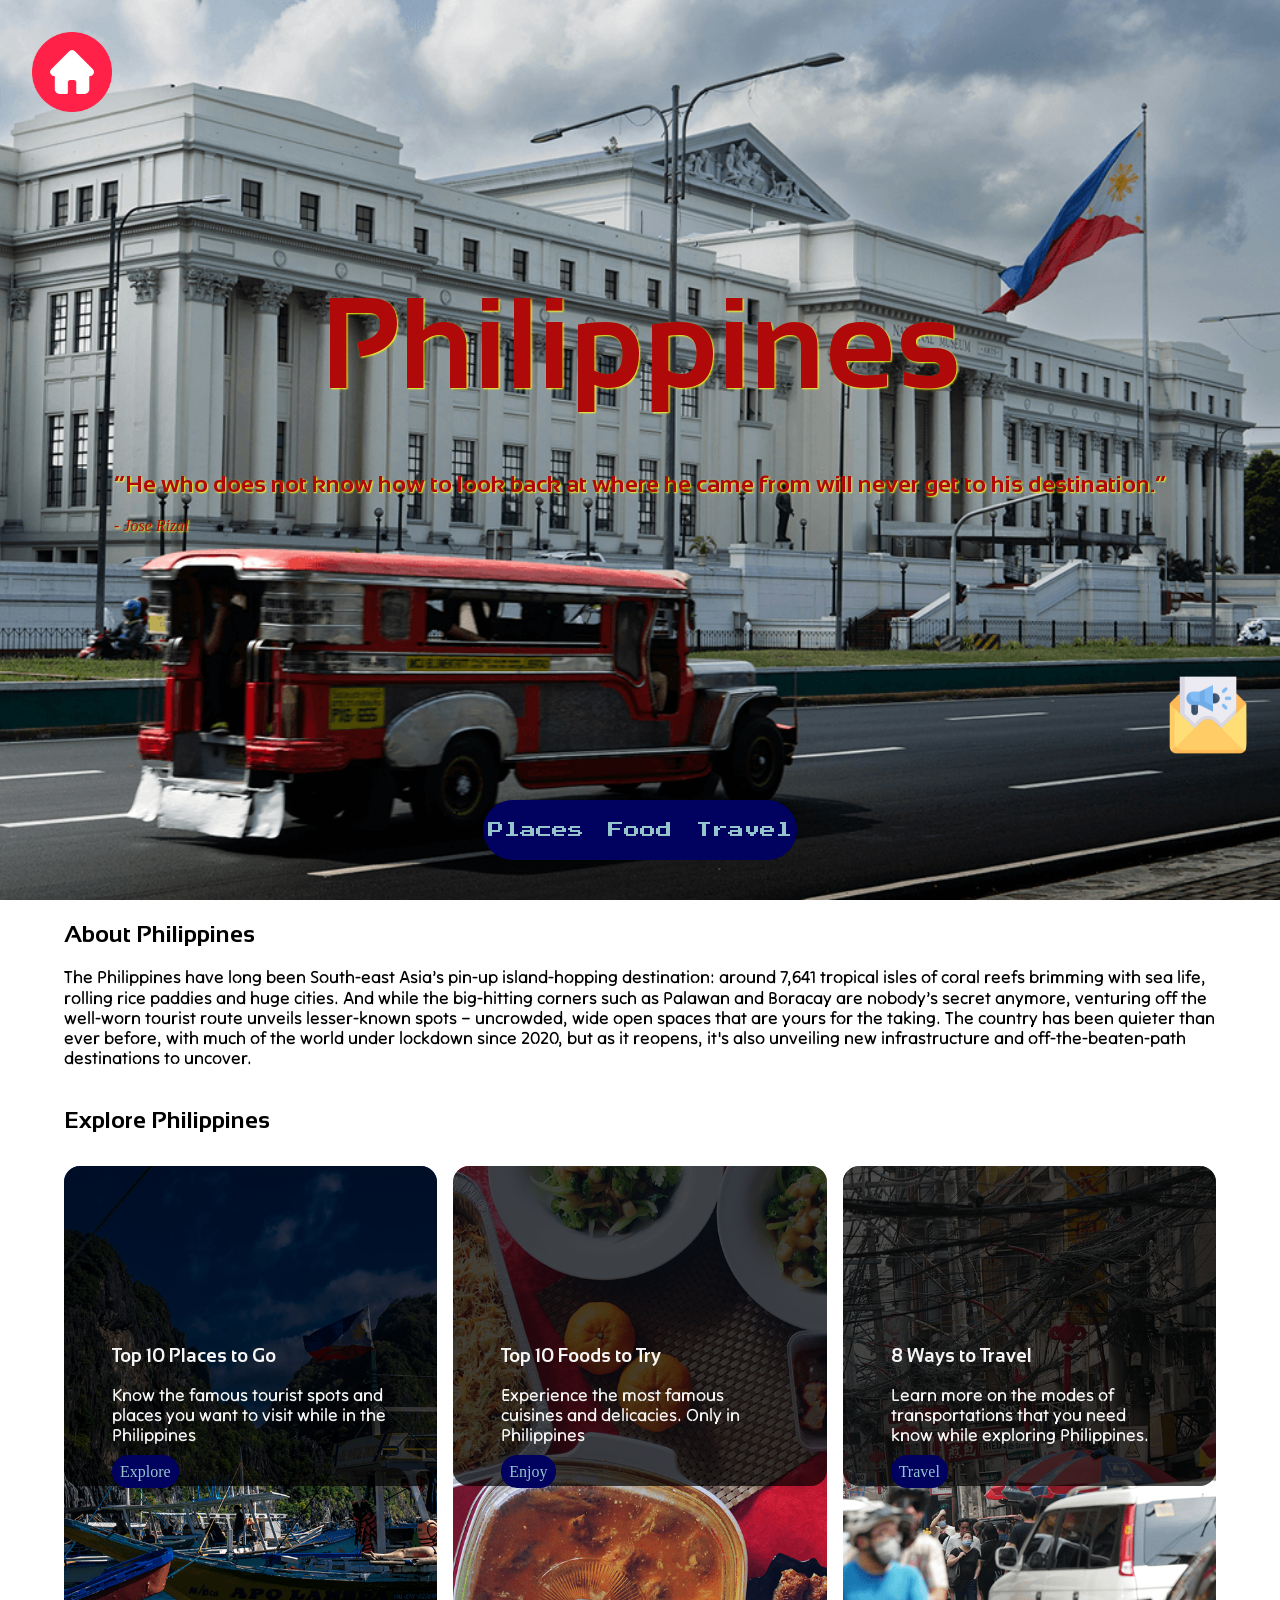
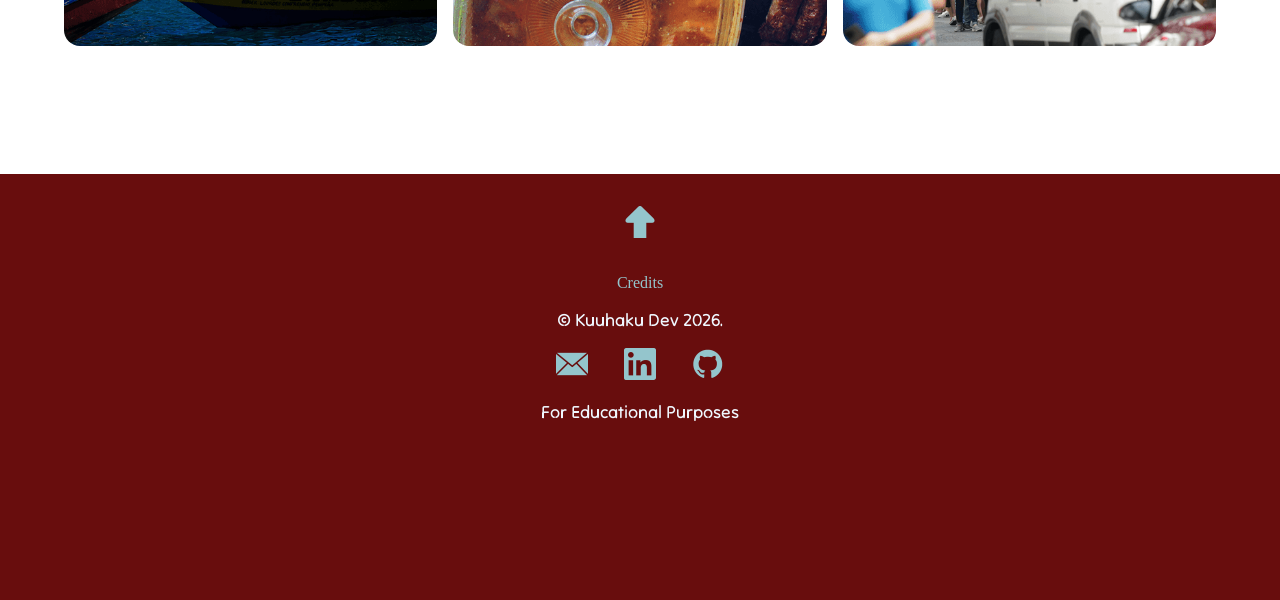
<file: index.html>
<!DOCTYPE html>
<html lang="en">
<head>
    <meta charset="UTF-8">
    <meta name="viewport" content="width=device-width, initial-scale=1.0">
    <link rel="icon" type="image/png" href="favicon-96x96.png" sizes="96x96" />
    <link rel="icon" type="image/svg+xml" href="favicon.svg" />
    <link rel="shortcut icon" href="favicon.ico" />
    <link rel="apple-touch-icon" sizes="180x180" href="apple-touch-icon.png" />
    <link rel="manifest" href="site.webmanifest" />
    <title>Home</title>
    <meta name="description" content="This is the landing page for the country website.">
    <link rel="preconnect" href="https://fonts.googleapis.com">
    <link rel="preconnect" href="https://fonts.gstatic.com" crossorigin>
    <link href="https://fonts.googleapis.com/css2?family=Nova+Round&family=Press+Start+2P&family=Sansation:ital,wght@0,300;0,400;0,700;1,300;1,400;1,700&family=Story+Script&family=Tilt+Neon&display=swap" rel="stylesheet">
    <link rel="stylesheet" href="styles/normalize-fwd.css">
    <link rel="stylesheet" href="styles/base.css">
    <script src="scripts/scripts.js" defer></script>
</head>
<body>
    <a class="screen-reader-text" href="#">Skip to content</a>
    <header id="header">
        <a href="#"><img src="images/home.png" class="home" alt="Home icon"></a>
        <nav class="site-nav">
            <ul>
                <li><a href="places.html">Places</a></li>
                <li><a href="foods.html">Food</a></li>
                <li><a href="travel.html">Travel</a></li>
            </ul>
        </nav>
    </header>
    <main>
        <section class="banner">
            <h1>Philippines</h1>
            <blockquote>
                <h2>“He who does not know how to look back at where he came from will never get to his destination.”</h2>
                <cite>- Jose Rizal</cite>
            </blockquote>
            <img src="images/banner.png" alt="philippine national museum"> 
        </section>
        
        <section class="about">
            <h2>About Philippines</h2>
            <p>The Philippines have long been South-east Asia’s pin-up island-hopping destination: around 7,641 tropical isles of coral reefs brimming with sea life, rolling rice paddies and huge cities. And while the big-hitting corners such as Palawan and Boracay are nobody’s secret anymore, venturing off the well-worn tourist route unveils lesser-known spots – uncrowded, wide open spaces that are yours for the taking. The country has been quieter than ever before, with much of the world under lockdown since 2020, but as it reopens, it's also unveiling new infrastructure and off-the-beaten-path destinations to uncover. </p>
        </section>

        <section class="explore">
            <h2>Explore Philippines</h2>
            <article>
                <div class="explore-details">
                    <h3>Top 10 Places to Go</h3>
                    <p>Know the famous tourist spots and places you want to visit while in the Philippines</p>
                    <a href="places.html">Explore</a>
                </div>
                <img src="images/destinations.png" alt="picture of an island in Philippines">
            </article>
            <article>
                <div class="explore-details">
                    <h3>Top 10 Foods to Try</h3>
                    <p>Experience the most famous cuisines and delicacies. Only in Philippines</p>
                    <a href="foods.html">Enjoy</a>
                </div>
                <img src="images/food-bg.png" alt="picture of various filipino foods">
            </article>
            <article>
                <div class="explore-details">
                    <h3>8 Ways to Travel</h3>
                    <p>Learn more on the modes of transportations that you need know while exploring Philippines.</p>
                    <a href="travel.html">Travel</a>
                </div>
                <img src="images/travel-bg.png" alt="various filipino foods">
            </article>
        </section>

        <section>
            <a id="subscribe" href="#"><img src="images/subscribe.png" alt=""></a>
            <a id="close" href="#"><img src="images/close.png" alt=""></a>
            <form id="subscribe-form" action="#" method="post">
                <fieldset>
                    <label for="name">Name:</label>
                    <input type="text" name="name" id="name" required>
                    <label for="email">Email:</label>
                    <input type="text" name="email" id="email" required>
                    <input type="checkbox" name="sign-up" id="sign-up">
                    <label for="sign-up">Sign me up for exclusive news</label>
                    <button type="submit">Subscribe</button>
                </fieldset>
            </form>
        </section>
    </main>
    
    
    <footer>
        <a href="#header">
            <img src="images/top-arrow-icon.png" alt="arrow-up">
        </a>
        <a href="credits.html">Credits</a>
        <p>&copy; Kuuhaku Dev 2026.</p>
        <nav class="contact" id="contact">
            <a href="mailto:kuuuhakudev@gmail.com">
                <img src="images/mail-icon.png" alt="mail-icon">
            </a>
            <a href="https://www.linkedin.com/in/acmongcal">
                <img src="images/linkedin-icon.png" alt="linkedin-icon">
            </a>
            <a href="https://github.com/acmongcal">
                <img src="images/github-icon.png" alt="github-icon">
            </a>
        </nav>
        <p>For Educational Purposes</p>
    </footer>
</body>

</html>
</file>
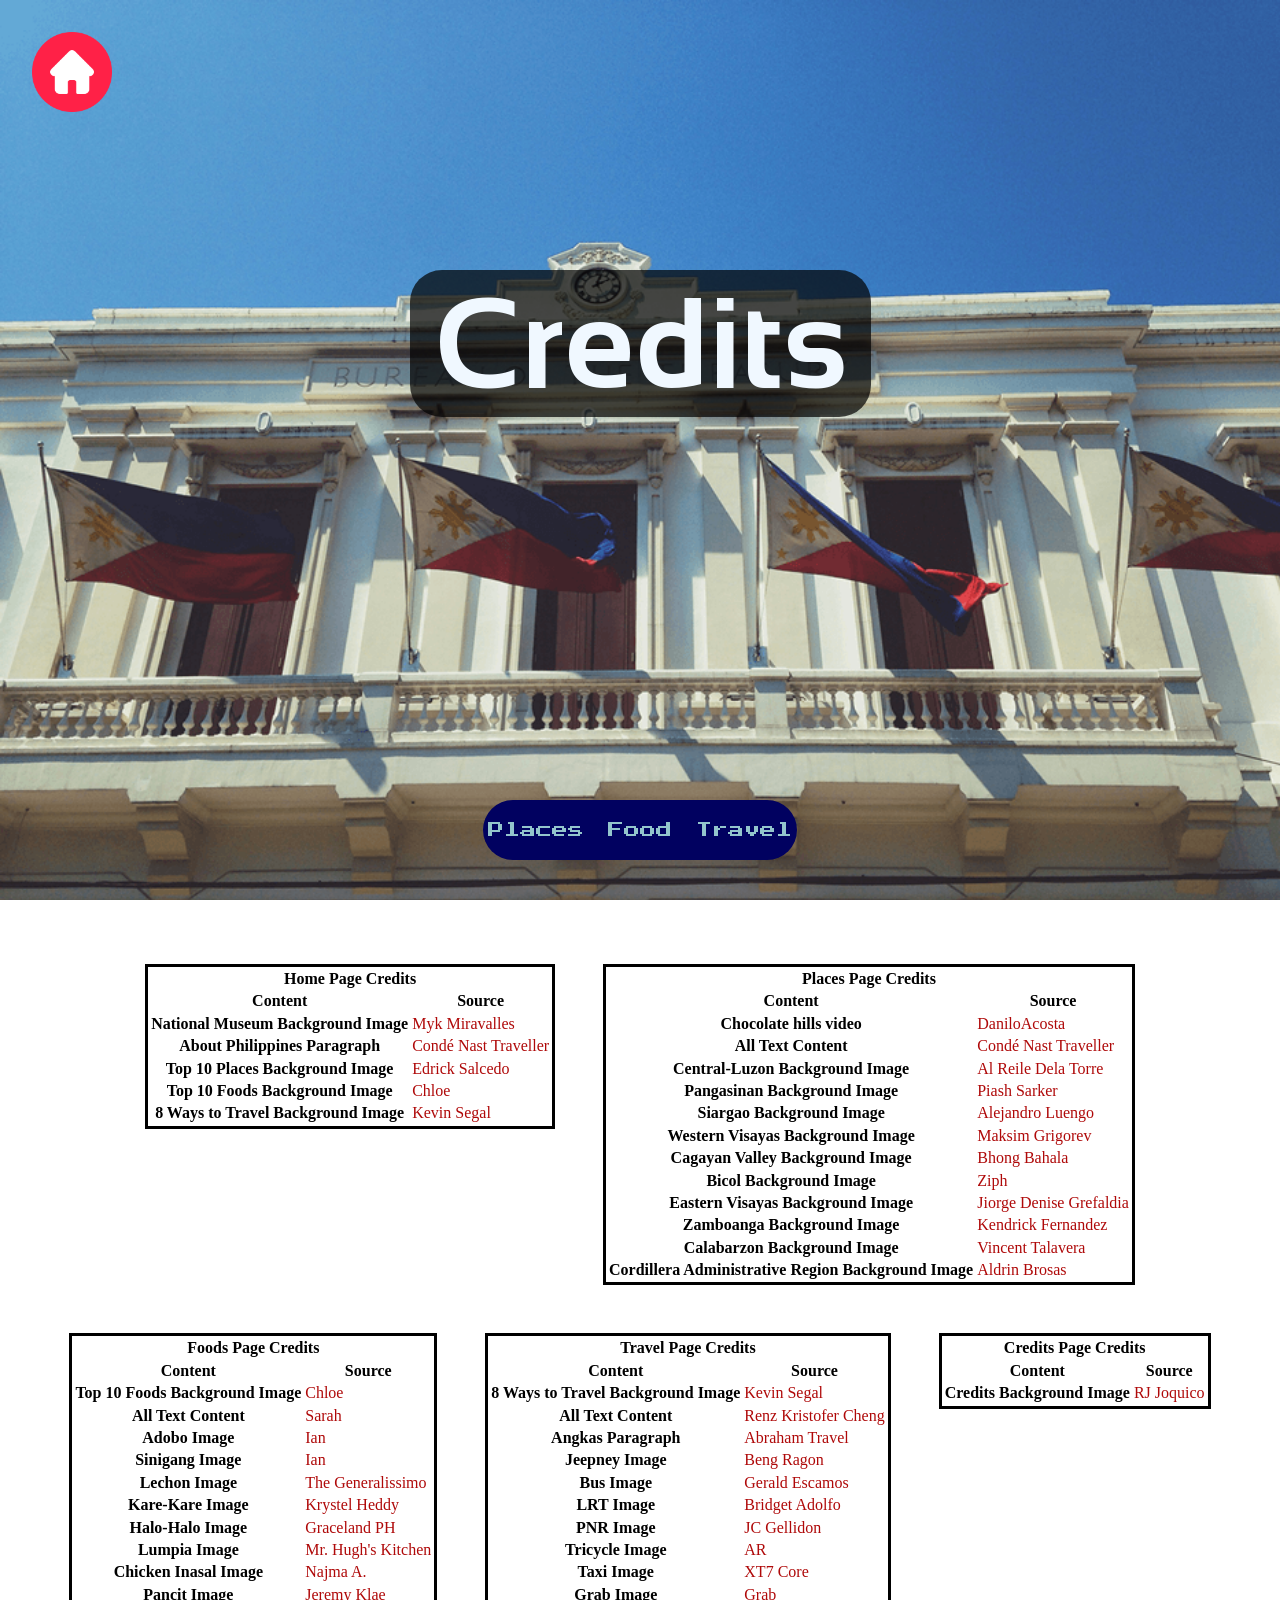
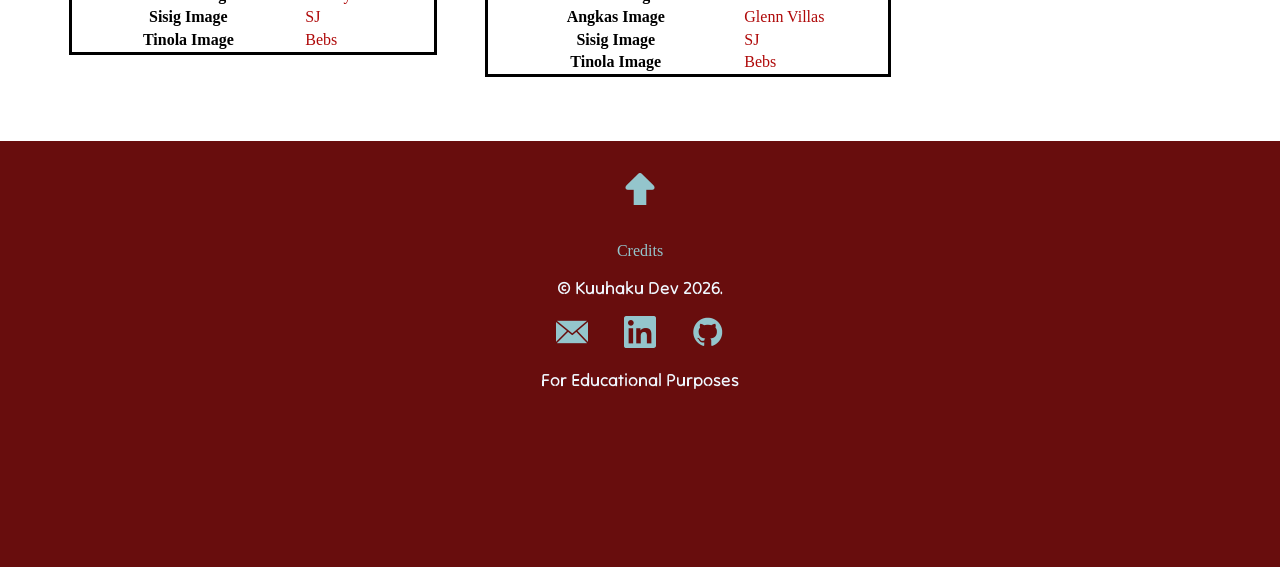
<file: credits.html>
<!DOCTYPE html>
<html lang="en">
<head>
    <meta charset="UTF-8">
    <meta name="viewport" content="width=device-width, initial-scale=1.0">
    <link rel="icon" type="image/png" href="favicon-96x96.png" sizes="96x96" />
    <link rel="icon" type="image/svg+xml" href="favicon.svg" />
    <link rel="shortcut icon" href="favicon.ico" />
    <link rel="apple-touch-icon" sizes="180x180" href="apple-touch-icon.png" />
    <link rel="manifest" href="site.webmanifest" />
    <title>Credits</title>
    <meta name="description" content="This is the page for the credits for the assets use in the website.">
    <link rel="preconnect" href="https://fonts.googleapis.com">
    <link rel="preconnect" href="https://fonts.gstatic.com" crossorigin>
    <link href="https://fonts.googleapis.com/css2?family=Nova+Round&family=Press+Start+2P&family=Sansation:ital,wght@0,300;0,400;0,700;1,300;1,400;1,700&family=Story+Script&family=Tilt+Neon&display=swap" rel="stylesheet">
    <link rel="stylesheet" href="styles/normalize-fwd.css">
    <link rel="stylesheet" href="styles/base.css">
    <link rel="stylesheet" href="styles/credits.css">
</head>
<body>
    <a class="screen-reader-text" href="#">Skip to content</a>
    <header id="header">
        <a href="index.html"><img src="images/home.png" class="home" alt="Home icon"></a>
        <nav class="site-nav">
            <ul>
                <li><a href="places.html">Places</a></li>
                <li><a href="foods.html">Food</a></li>
                <li><a href="travel.html">Travel</a></li>
            </ul>
        </nav>
    </header>

    <main>
        <section class="banner">
            <h1>Credits</h1>
            <img src="images/credits-banner.png" alt="photo of various filipino foods">
        </section>
        <section class="credit">
            <table>
                <thead>
                    <tr>
                        <th scope="row" colspan="2">Home Page Credits</th>
                    </tr>
                    <tr>
                        <th scope="col">Content</th>
                        <th scope="col">Source</th>
                    </tr>
                </thead>
                <tbody>
                    <tr>
                        <th scope="row">National Museum Background Image</th>
                        <td>
                            <a href="https://unsplash.com/photos/a-firetruck-on-the-street-hzNPOLsw8bs">Myk Miravalles</a>
                        </td>
                    </tr>
                    <tr>
                        <th scope="row">About Philippines Paragraph</th>
                        <td>
                            <a href="https://www.cntraveller.com/bc/article/beautiful-places-philippines">Condé Nast Traveller</a>
                        </td>
                    </tr>
                    <tr>
                        <th scope="row">Top 10 Places Background Image</th>
                        <td>
                            <a href="https://unsplash.com/photos/philippine-flag-waving-on-yellow-and-green-canoe-boat-D4QXYqIBbXs">Edrick Salcedo</a>
                        </td>
                    </tr>
                    <tr>
                        <th scope="row">Top 10 Foods Background Image</th>
                        <td>
                            <a href="https://unsplash.com/photos/cooked-rice-with-sliced-orange-fruit-on-stainless-steel-tray-IwdCXPPzCL8">Chloe</a>
                        </td>
                    </tr>
                    <tr>
                        <th scope="row">8 Ways to Travel Background Image</th>
                        <td>
                            <a href="https://unsplash.com/photos/a-busy-city-street-filled-with-lots-of-traffic-s1l1EkaN9xc">Kevin Segal</a>
                        </td>
                    </tr>
                </tbody>
            </table>

            <table>
                <thead>
                    <tr>
                        <th scope="row" colspan="2">Places Page Credits</th>
                    </tr>
                    <tr>
                        <th scope="col">Content</th>
                        <th scope="col">Source</th>
                    </tr>
                </thead>
                <tbody>
                    <tr>
                        <th scope="row">Chocolate hills video</th>
                        <td>
                            <a href="https://pixabay.com/videos/chocolate-hills-bohol-rice-fields-288053/">DaniloAcosta</a>
                        </td>
                    </tr>
                    <tr>
                        <th scope="row">All Text Content</th>
                        <td>
                            <a href="https://www.cntraveller.com/bc/article/beautiful-places-philippines">Condé Nast Traveller</a>
                        </td>
                    </tr>
                    <tr>
                        <th scope="row">Central-Luzon Background Image</th>
                        <td>
                            <a href="https://unsplash.com/photos/a-street-lined-with-wooden-buildings-and-palm-trees-hDc_FYpop8E">Al Reile Dela Torre</a>
                        </td>
                    </tr>
                    <tr>
                        <th scope="row">Pangasinan Background Image</th>
                        <td>
                            <a href="https://unsplash.com/photos/a-dock-with-several-boats-in-the-water-ZyA09oCk1u8">Piash Sarker</a>
                        </td>
                    </tr>
                    <tr>
                        <th scope="row">Siargao Background Image</th>
                        <td>
                            <a href="https://unsplash.com/photos/landscape-photography-of-islet-h1dEzlP12hs">Alejandro Luengo</a>
                        </td>
                    </tr>
                    <tr>
                        <th scope="row">Western Visayas Background Image</th>
                        <td>
                            <a href="https://unsplash.com/photos/a-colorful-surfboard-sitting-on-a-beach-next-to-a-life-guard-tower-u0wbwPCGlQo">Maksim Grigorev</a>
                        </td>
                    </tr>
                    <tr>
                        <th scope="row">Cagayan Valley Background Image</th>
                        <td>
                            <a href="https://unsplash.com/photos/a-small-waterfall-in-the-middle-of-a-forest-r4jCAvoMinM">Bhong Bahala</a>
                        </td>
                    </tr>
                    <tr>
                        <th scope="row">Bicol Background Image</th>
                        <td>
                            <a href="https://unsplash.com/photos/a-train-traveling-past-a-tall-mountain-on-a-sunny-day-WgiE_KnAkhA">Ziph</a>
                        </td>
                    </tr>
                    <tr>
                        <th scope="row">Eastern Visayas Background Image</th>
                        <td>
                            <a href="https://unsplash.com/photos/yellow-and-red-boats-on-sea-under-white-clouds-and-blue-sky-during-daytime-smQYt-Z1pHc">Jiorge Denise Grefaldia</a>
                        </td>
                    </tr>
                    <tr>
                        <th scope="row">Zamboanga Background Image</th>
                        <td>
                            <a href="https://unsplash.com/photos/a-sunset-over-a-mountain-x6SwvcVDAzE">Kendrick Fernandez</a>
                        </td>
                    </tr>
                    <tr>
                        <th scope="row">Calabarzon Background Image</th>
                        <td>
                            <a href="https://unsplash.com/photos/a-body-of-water-with-islands-in-it-UpnL_2LUap8">Vincent Talavera</a>
                        </td>
                    </tr>
                    <tr>
                        <th scope="row">Cordillera Administrative Region Background Image</th>
                        <td>
                            <a href="https://unsplash.com/photos/mountain-at-daytime-Yfh7E4KWDZ0">Aldrin Brosas</a>
                        </td>
                    </tr>
                </tbody>
            </table>

            <table>
                <thead>
                    <tr>
                        <th scope="row" colspan="2">Foods Page Credits</th>
                    </tr>
                    <tr>
                        <th scope="col">Content</th>
                        <th scope="col">Source</th>
                    </tr>
                </thead>
                <tbody>
                    <tr>
                        <th scope="row">Top 10 Foods Background Image</th>
                        <td>
                            <a href="https://unsplash.com/photos/cooked-rice-with-sliced-orange-fruit-on-stainless-steel-tray-IwdCXPPzCL8">Chloe</a>
                        </td>
                    </tr>
                    <tr>
                        <th scope="row">All Text Content</th>
                        <td>
                            <a href="https://bridgeofenglish.com/15-most-popular-filipino-foods">Sarah</a>
                        </td>
                    </tr>
                    <tr>
                        <th scope="row">Adobo Image</th>
                        <td>
                            <a href="https://www.iankewks.com/pork-adobo-adobong-baboy/">Ian</a>
                        </td>
                    </tr>
                    <tr>
                        <th scope="row">Sinigang Image</th>
                        <td>
                            <a href="https://www.iankewks.com/pork-sinigang-sinigang-na-baboy">Ian</a>
                        </td>
                    </tr>
                    <tr>
                        <th scope="row">Lechon Image</th>
                        <td>
                            <a href="https://www.thefooddictator.com/the-hirshon-filipino-roast-pig-cebu-lechon/">The Generalissimo</a>
                        </td>
                    </tr>
                    <tr>
                        <th scope="row">Kare-Kare Image</th>
                        <td>
                            <a href="https://unsplash.com/photos/green-vegetable-on-white-ceramic-plate-kw-XJdFfPIg">Krystel Heddy</a>
                        </td>
                    </tr>
                    <tr>
                        <th scope="row">Halo-Halo Image</th>
                        <td>
                            <a href="https://graceland.ph/product/halo-halo-supreme/">Graceland PH</a>
                        </td>
                    </tr>
                    <tr>
                        <th scope="row">Lumpia Image</th>
                        <td>
                            <a href="https://food52.com/recipes/84725-vegetable-lumpia">Mr. Hugh's Kitchen</a>
                        </td>
                    </tr>
                    <tr>
                        <th scope="row">Chicken Inasal Image</th>
                        <td>
                            <a href="https://onestophalal.com/blogs/info/chicken-inasal-recipe-bacolods-famous-grilled-chicken">Najma A.</a>
                        </td>
                    </tr>
                    <tr>
                        <th scope="row">Pancit Image</th>
                        <td>
                            <a href="https://chickenfriedkitchen.com/pancit-bihon/">Jeremy Klae</a>
                        </td>
                    </tr>
                    <tr>
                        <th scope="row">Sisig Image</th>
                        <td>
                            <a href="https://unsplash.com/photos/a-bowl-of-food-Q4aFSPmYjNE">SJ</a>
                        </td>
                    </tr>
                    <tr>
                        <th scope="row">Tinola Image</th>
                        <td>
                            <a href="https://www.foxyfolksy.com/chicken-tinola/">Bebs</a>
                        </td>
                    </tr>
                </tbody>
            </table>

            <table>
                <thead>
                    <tr>
                        <th scope="row" colspan="2">Travel Page Credits</th>
                    </tr>
                    <tr>
                        <th scope="col">Content</th>
                        <th scope="col">Source</th>
                    </tr>
                </thead>
                <tbody>
                    <tr>
                        <th scope="row">8 Ways to Travel Background Image</th>
                        <td>
                            <a href="https://unsplash.com/photos/a-busy-city-street-filled-with-lots-of-traffic-s1l1EkaN9xc">Kevin Segal</a>
                        </td>
                    </tr>
                    <tr>
                        <th scope="row">All Text Content</th>
                        <td>
                            <a href="https://www.wakitravels.com/2019/04/traveler-guide-foreigners-philippines-transportation.html">Renz Kristofer Cheng</a>
                        </td>
                    </tr>
                    <tr>
                        <th scope="row">Angkas Paragraph</th>
                        <td>
                            <a href="https://www.abraham.travel/transportation-philippines/">Abraham Travel</a>
                        </td>
                    </tr>
                    <tr>
                        <th scope="row">Jeepney Image</th>
                        <td>
                            <a href="https://unsplash.com/photos/an-old-bus-parked-on-the-side-of-the-road-eflWruRVQ_M">Beng Ragon</a>
                        </td>
                    </tr>
                    <tr>
                        <th scope="row">Bus Image</th>
                        <td>
                            <a href="https://unsplash.com/photos/a-yellow-bus-on-the-street-nKLW0b-4nEM">Gerald Escamos</a>
                        </td>
                    </tr>
                    <tr>
                        <th scope="row">LRT Image</th>
                        <td>
                            <a href="https://unsplash.com/photos/a-red-train-traveling-down-train-tracks-next-to-tall-buildings-LYoyXrsidRU">Bridget Adolfo</a>
                        </td>
                    </tr>
                    <tr>
                        <th scope="row">PNR Image</th>
                        <td>
                            <a href="https://unsplash.com/photos/grayscale-photo-of-man-and-woman-standing-in-front-of-white-and-black-train-2CjfCr_5X5U">JC Gellidon</a>
                        </td>
                    </tr>
                    <tr>
                        <th scope="row">Tricycle Image</th>
                        <td>
                            <a href="https://unsplash.com/photos/man-riding-tricycle-during-daytime-OmFZlrNlyc0">AR</a>
                        </td>
                    </tr>
                    <tr>
                        <th scope="row">Taxi Image</th>
                        <td>
                            <a href="https://unsplash.com/photos/a-white-taxi-cab-driving-down-a-street-next-to-tall-buildings-y13lr32g3tQ">XT7 Core</a>
                        </td>
                    </tr>
                    <tr>
                        <th scope="row">Grab Image</th>
                        <td>
                            <a href="https://unsplash.com/photos/a-man-in-a-green-jacket-sitting-in-a-car-6smpst2ixcQ">Grab</a>
                        </td>
                    </tr>
                    <tr>
                        <th scope="row">Angkas Image</th>
                        <td>
                            <a href="https://unsplash.com/photos/a-group-of-motorcyclists-ride-down-a-street-uGMfvu0dYno">Glenn Villas</a>
                        </td>
                    </tr>
                    <tr>
                        <th scope="row">Sisig Image</th>
                        <td>
                            <a href="https://unsplash.com/photos/a-bowl-of-food-Q4aFSPmYjNE">SJ</a>
                        </td>
                    </tr>
                    <tr>
                        <th scope="row">Tinola Image</th>
                        <td>
                            <a href="https://www.foxyfolksy.com/chicken-tinola/">Bebs</a>
                        </td>
                    </tr>
                </tbody>
            </table>

            <table>
                <thead>
                    <tr>
                        <th scope="row" colspan="2">Credits Page Credits</th>
                    </tr>
                    <tr>
                        <th scope="col">Content</th>
                        <th scope="col">Source</th>
                    </tr>
                </thead>
                <tbody>
                    <tr>
                        <th scope="row">Credits Background Image</th>
                        <td>
                            <a href="https://unsplash.com/photos/white-and-brown-concrete-building-under-blue-sky-during-daytime-rMeo_4lBqiM">RJ Joquico</a>
                        </td>
                    </tr>
                </tbody>
            </table>
        </section>
    </main>

    <footer>
        <a href="#header">
            <img src="images/top-arrow-icon.png" alt="arrow-up">
        </a>
        <a href="credits.html">Credits</a>
        <p>&copy; Kuuhaku Dev 2026.</p>
        <nav class="contact" id="contact">
            <a href="mailto:kuuuhakudev@gmail.com">
                <img src="images/mail-icon.png" alt="mail-icon">
            </a>
            <a href="https://www.linkedin.com/in/acmongcal">
                <img src="images/linkedin-icon.png" alt="linkedin-icon">
            </a>
            <a href="https://github.com/acmongcal">
                <img src="images/github-icon.png" alt="github-icon">
            </a>
        </nav>
        <p>For Educational Purposes</p>
    </footer>
</body>
</html>
</file>
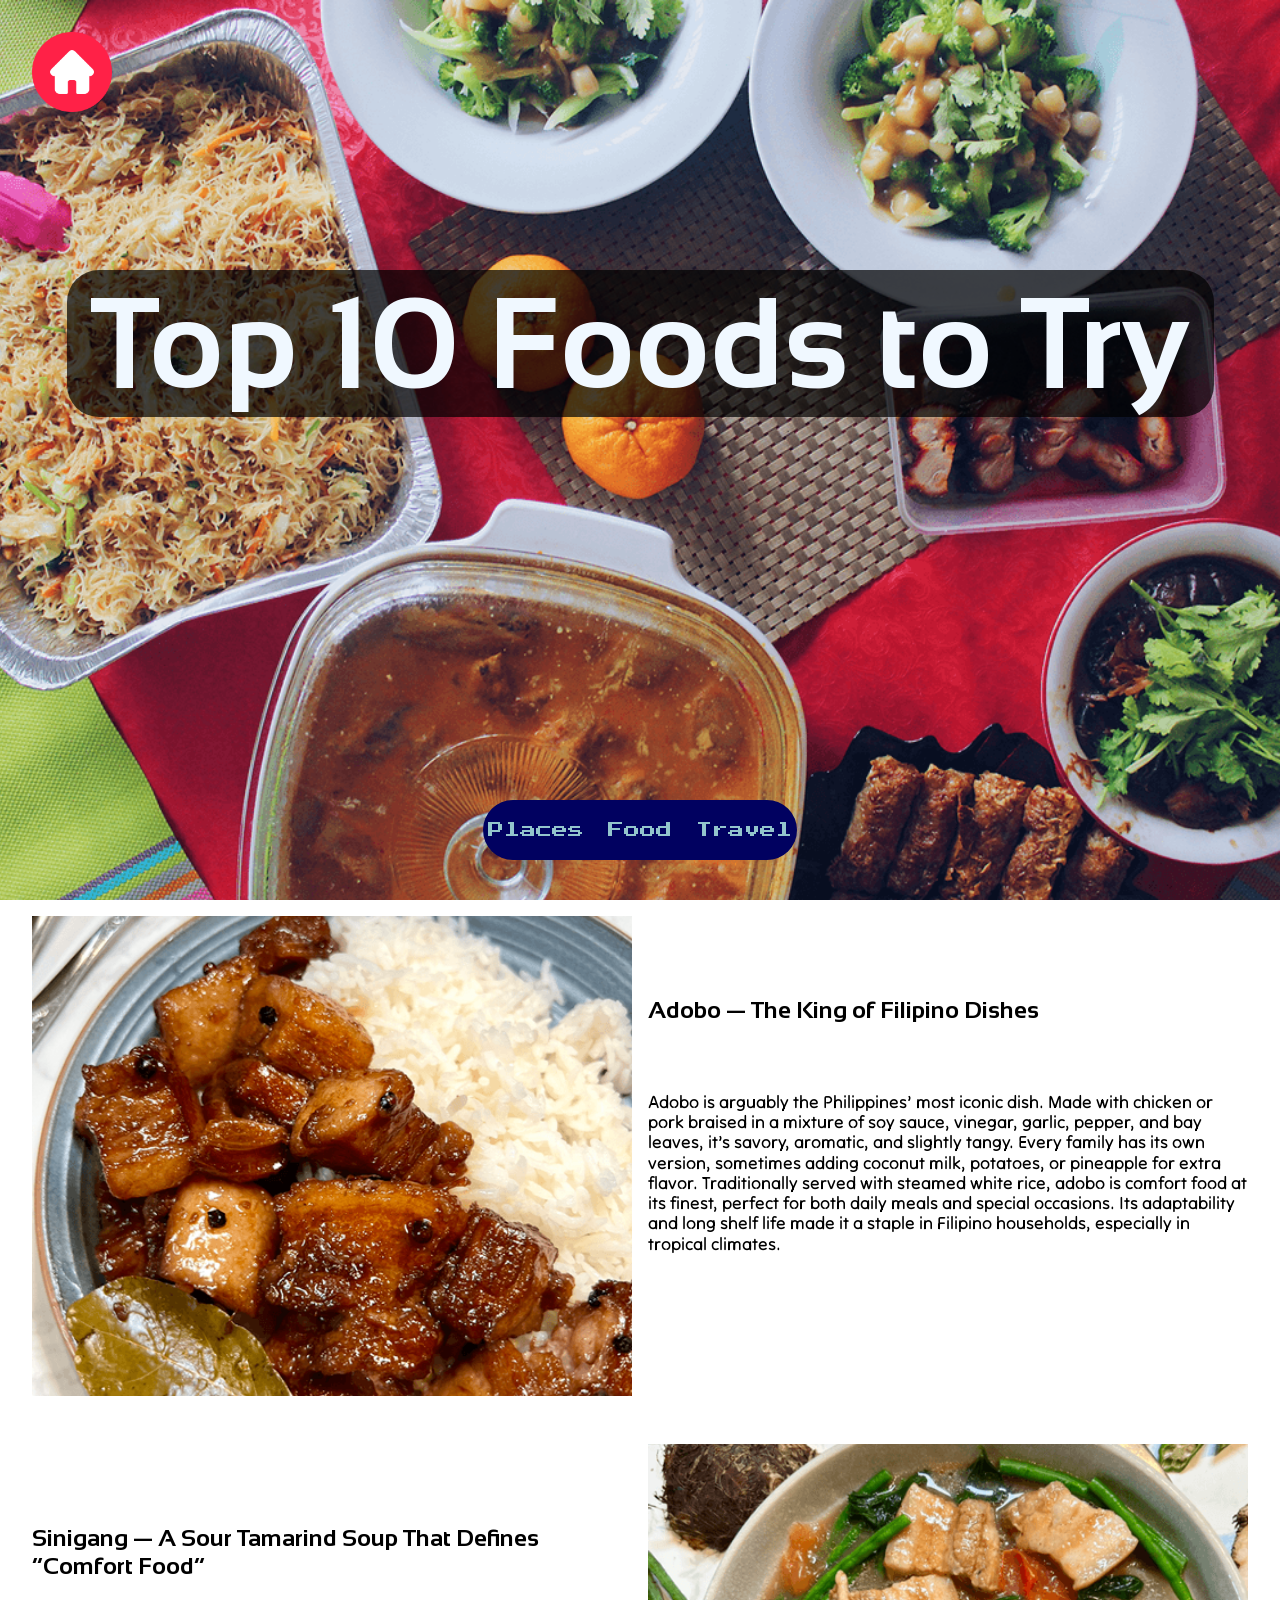
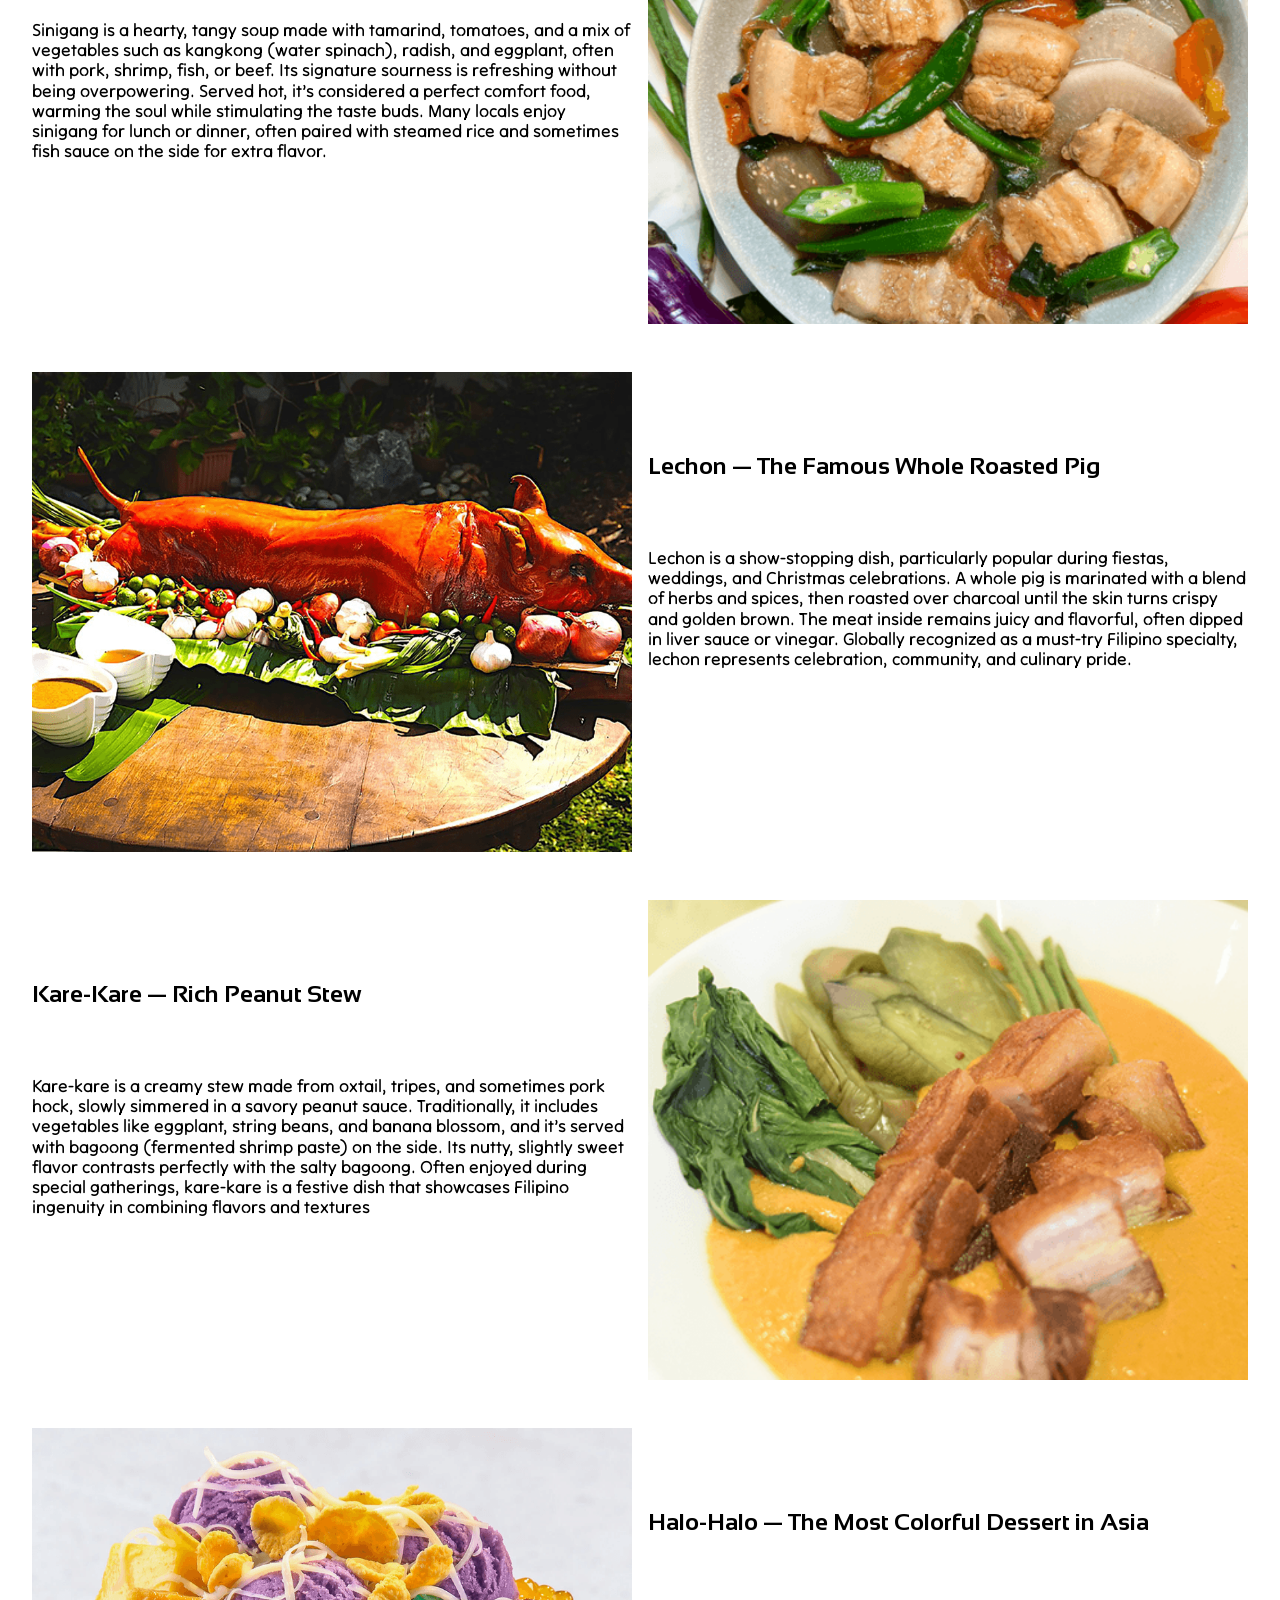
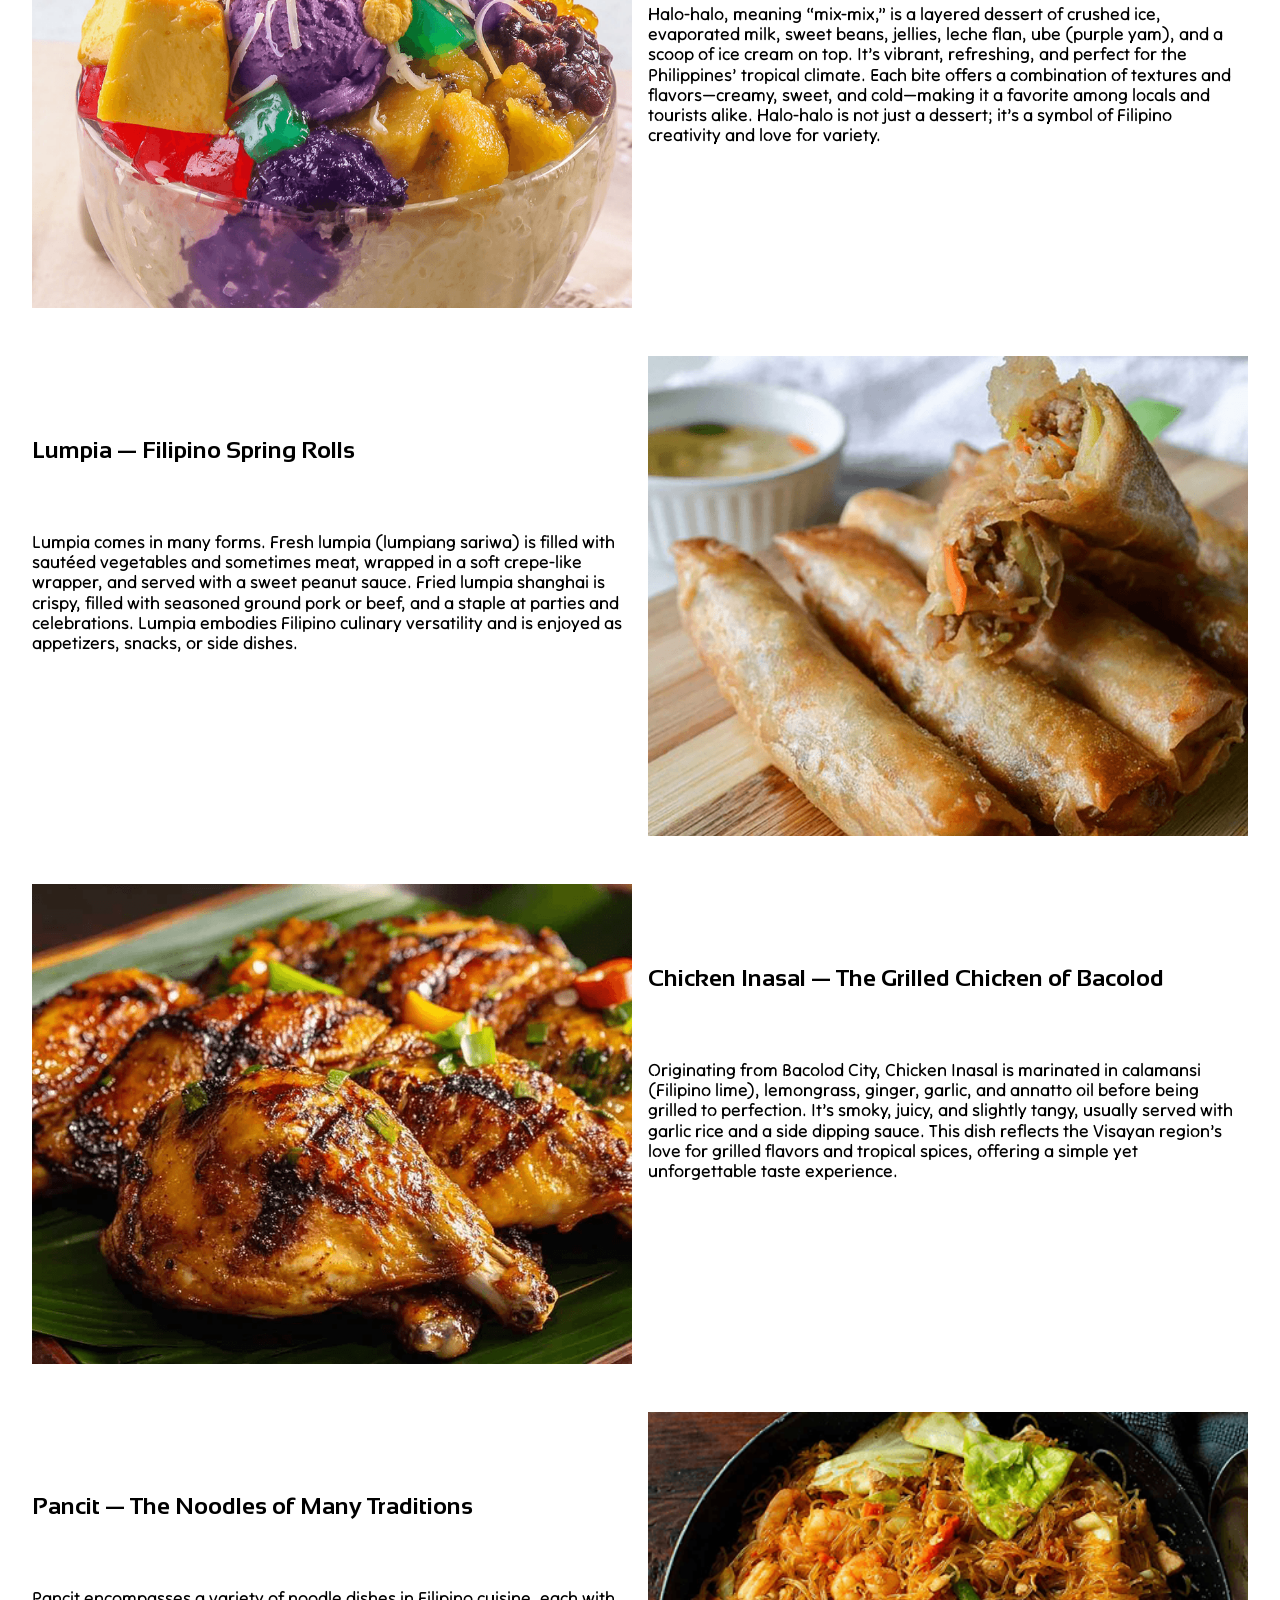
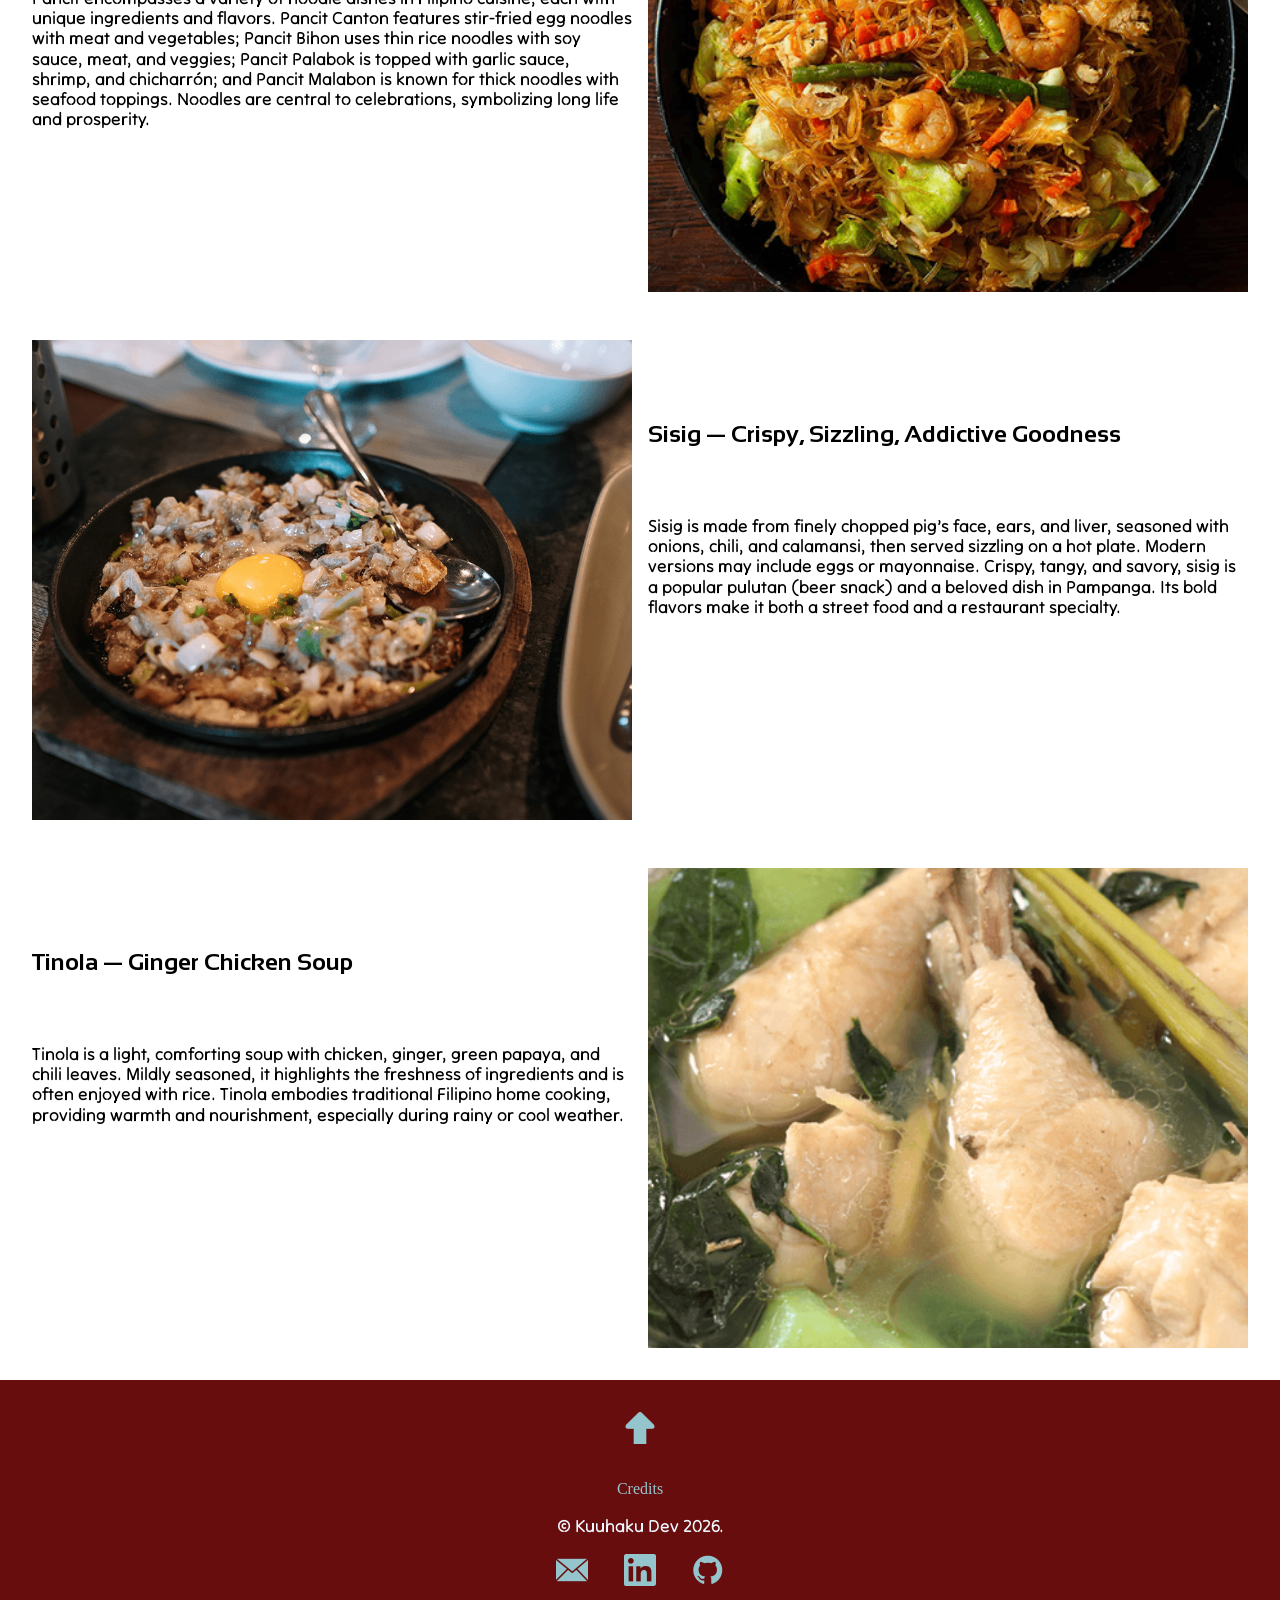
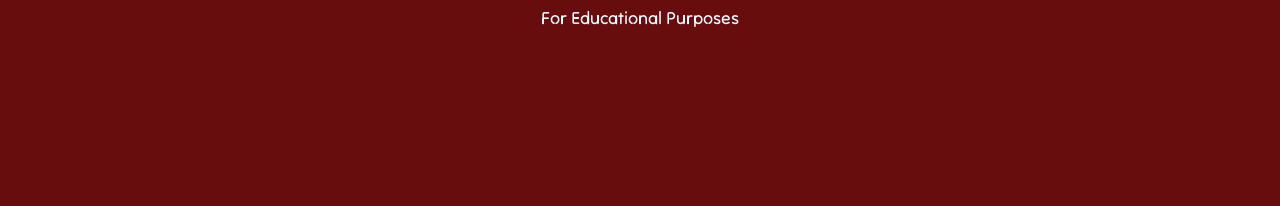
<file: foods.html>
<!DOCTYPE html>
<html lang="en">
<head>
    <meta charset="UTF-8">
    <meta name="viewport" content="width=device-width, initial-scale=1.0">
    <link rel="icon" type="image/png" href="favicon-96x96.png" sizes="96x96" />
    <link rel="icon" type="image/svg+xml" href="favicon.svg" />
    <link rel="shortcut icon" href="favicon.ico" />
    <link rel="apple-touch-icon" sizes="180x180" href="apple-touch-icon.png" />
    <link rel="manifest" href="site.webmanifest" />
    <title>Foods</title>
    <meta name="description" content="This is the page for the top 10 foods to try in the Philippines.">
    <link rel="preconnect" href="https://fonts.googleapis.com">
    <link rel="preconnect" href="https://fonts.gstatic.com" crossorigin>
    <link href="https://fonts.googleapis.com/css2?family=Nova+Round&family=Press+Start+2P&family=Sansation:ital,wght@0,300;0,400;0,700;1,300;1,400;1,700&family=Story+Script&family=Tilt+Neon&display=swap" rel="stylesheet">
    <link rel="stylesheet" href="styles/normalize-fwd.css">
    <link rel="stylesheet" href="styles/base.css">
    <link rel="stylesheet" href="styles/foods.css">

</head>
<body>
    <a class="screen-reader-text" href="#">Skip to content</a>
    <header id="header">
        <a href="index.html"><img src="images/home.png" class="home" alt="Home icon"></a>
        <nav class="site-nav">
            <ul>
                <li><a href="places.html">Places</a></li>
                <li><a href="foods.html">Food</a></li>
                <li><a href="travel.html">Travel</a></li>
            </ul>
        </nav>
    </header>
    <main>
        <section class="banner">
            <h1>Top 10 Foods to Try</h1>
            <img src="images/food-bg.png" alt="photo of various filipino foods">
        </section>
        <section class="food">
            <article class="food-grid left">
                <h2>Adobo — The King of Filipino Dishes</h2>
                <p>Adobo is arguably the Philippines’ most iconic dish. Made with chicken or pork braised in a mixture of soy sauce, vinegar, garlic, pepper, and bay leaves, it’s savory, aromatic, and slightly tangy. Every family has its own version, sometimes adding coconut milk, potatoes, or pineapple for extra flavor. Traditionally served with steamed white rice, adobo is comfort food at its finest, perfect for both daily meals and special occasions. Its adaptability and long shelf life made it a staple in Filipino households, especially in tropical climates.</p>
                <img src="images/adobo.png" alt="picture of filipino adobo dish">
            </article>
            <article class="food-grid right">
                <h2>Sinigang — A Sour Tamarind Soup That Defines “Comfort Food”</h2>
                <p>Sinigang is a hearty, tangy soup made with tamarind, tomatoes, and a mix of vegetables such as kangkong (water spinach), radish, and eggplant, often with pork, shrimp, fish, or beef. Its signature sourness is refreshing without being overpowering. Served hot, it’s considered a perfect comfort food, warming the soul while stimulating the taste buds. Many locals enjoy sinigang for lunch or dinner, often paired with steamed rice and sometimes fish sauce on the side for extra flavor.</p>
                <img src="images/sinigang.png" alt="picture of filipino sinigang dish">
            </article>
            <article class="food-grid left">
                <h2>Lechon — The Famous Whole Roasted Pig</h2>
                <p>Lechon is a show-stopping dish, particularly popular during fiestas, weddings, and Christmas celebrations. A whole pig is marinated with a blend of herbs and spices, then roasted over charcoal until the skin turns crispy and golden brown. The meat inside remains juicy and flavorful, often dipped in liver sauce or vinegar. Globally recognized as a must-try Filipino specialty, lechon represents celebration, community, and culinary pride.</p>
                <img src="images/lechon.png" alt="picture of roasted pig">
            </article>
            <article class="food-grid right">
                <h2>Kare-Kare — Rich Peanut Stew</h2>
                <p>Kare-kare is a creamy stew made from oxtail, tripes, and sometimes pork hock, slowly simmered in a savory peanut sauce. Traditionally, it includes vegetables like eggplant, string beans, and banana blossom, and it’s served with bagoong (fermented shrimp paste) on the side. Its nutty, slightly sweet flavor contrasts perfectly with the salty bagoong. Often enjoyed during special gatherings, kare-kare is a festive dish that showcases Filipino ingenuity in combining flavors and textures</p>
                <img src="images/kare-kare.png" alt="picture of rich peanut stew">
            </article>
            <article class="food-grid left">
                <h2>Halo-Halo — The Most Colorful Dessert in Asia</h2>
                <p>Halo-halo, meaning “mix-mix,” is a layered dessert of crushed ice, evaporated milk, sweet beans, jellies, leche flan, ube (purple yam), and a scoop of ice cream on top. It’s vibrant, refreshing, and perfect for the Philippines’ tropical climate. Each bite offers a combination of textures and flavors—creamy, sweet, and cold—making it a favorite among locals and tourists alike. Halo-halo is not just a dessert; it’s a symbol of Filipino creativity and love for variety.</p>
                <img src="images/halo-halo.png" alt="picture of a colorful dessert from Philippines">
            </article>
            <article class="food-grid right">
                <h2>Lumpia — Filipino Spring Rolls</h2>
                <p>Lumpia comes in many forms. Fresh lumpia (lumpiang sariwa) is filled with sautéed vegetables and sometimes meat, wrapped in a soft crepe-like wrapper, and served with a sweet peanut sauce. Fried lumpia shanghai is crispy, filled with seasoned ground pork or beef, and a staple at parties and celebrations. Lumpia embodies Filipino culinary versatility and is enjoyed as appetizers, snacks, or side dishes.</p>
                <img src="images/lumpia.png" alt="picture of a fried lumpia dish">
            </article>
            <article class="food-grid left">
                <h2>Chicken Inasal — The Grilled Chicken of Bacolod</h2>
                <p>Originating from Bacolod City, Chicken Inasal is marinated in calamansi (Filipino lime), lemongrass, ginger, garlic, and annatto oil before being grilled to perfection. It’s smoky, juicy, and slightly tangy, usually served with garlic rice and a side dipping sauce. This dish reflects the Visayan region’s love for grilled flavors and tropical spices, offering a simple yet unforgettable taste experience.</p>
                <img src="images/inasal.png" alt="picture of a grilled chicken">
            </article>
            <article class="food-grid right">
                <h2>Pancit — The Noodles of Many Traditions</h2>
                <p>Pancit encompasses a variety of noodle dishes in Filipino cuisine, each with unique ingredients and flavors. Pancit Canton features stir-fried egg noodles with meat and vegetables; Pancit Bihon uses thin rice noodles with soy sauce, meat, and veggies; Pancit Palabok is topped with garlic sauce, shrimp, and chicharrón; and Pancit Malabon is known for thick noodles with seafood toppings. Noodles are central to celebrations, symbolizing long life and prosperity.</p>
                <img src="images/pancit.png" alt="picture of a filipino noodle dish">
            </article>
            <article class="food-grid left">
                <h2>Sisig — Crispy, Sizzling, Addictive Goodness</h2>
                <p>Sisig is made from finely chopped pig’s face, ears, and liver, seasoned with onions, chili, and calamansi, then served sizzling on a hot plate. Modern versions may include eggs or mayonnaise. Crispy, tangy, and savory, sisig is a popular pulutan (beer snack) and a beloved dish in Pampanga. Its bold flavors make it both a street food and a restaurant specialty.</p>
                <img src="images/sisig.png" alt="picture of a filipino dish called sisig">
            </article>
            <article class="food-grid right">
                <h2>Tinola — Ginger Chicken Soup</h2>
                <p>Tinola is a light, comforting soup with chicken, ginger, green papaya, and chili leaves. Mildly seasoned, it highlights the freshness of ingredients and is often enjoyed with rice. Tinola embodies traditional Filipino home cooking, providing warmth and nourishment, especially during rainy or cool weather.</p>
                <img src="images/tinola.png" alt="picture of a ginger chicken soup">
            </article>
        </section>
    </main>
    <footer>
        <a href="#header">
            <img src="images/top-arrow-icon.png" alt="arrow-up">
        </a>
        <a href="credits.html">Credits</a>
        <p>&copy; Kuuhaku Dev 2026.</p>
        <nav class="contact" id="contact">
            <a href="mailto:kuuuhakudev@gmail.com">
                <img src="images/mail-icon.png" alt="mail-icon">
            </a>
            <a href="https://www.linkedin.com/in/acmongcal">
                <img src="images/linkedin-icon.png" alt="linkedin-icon">
            </a>
            <a href="https://github.com/acmongcal">
                <img src="images/github-icon.png" alt="github-icon">
            </a>
        </nav>
        <p>For Educational Purposes</p>

    </footer>
</body>
</html>
</file>
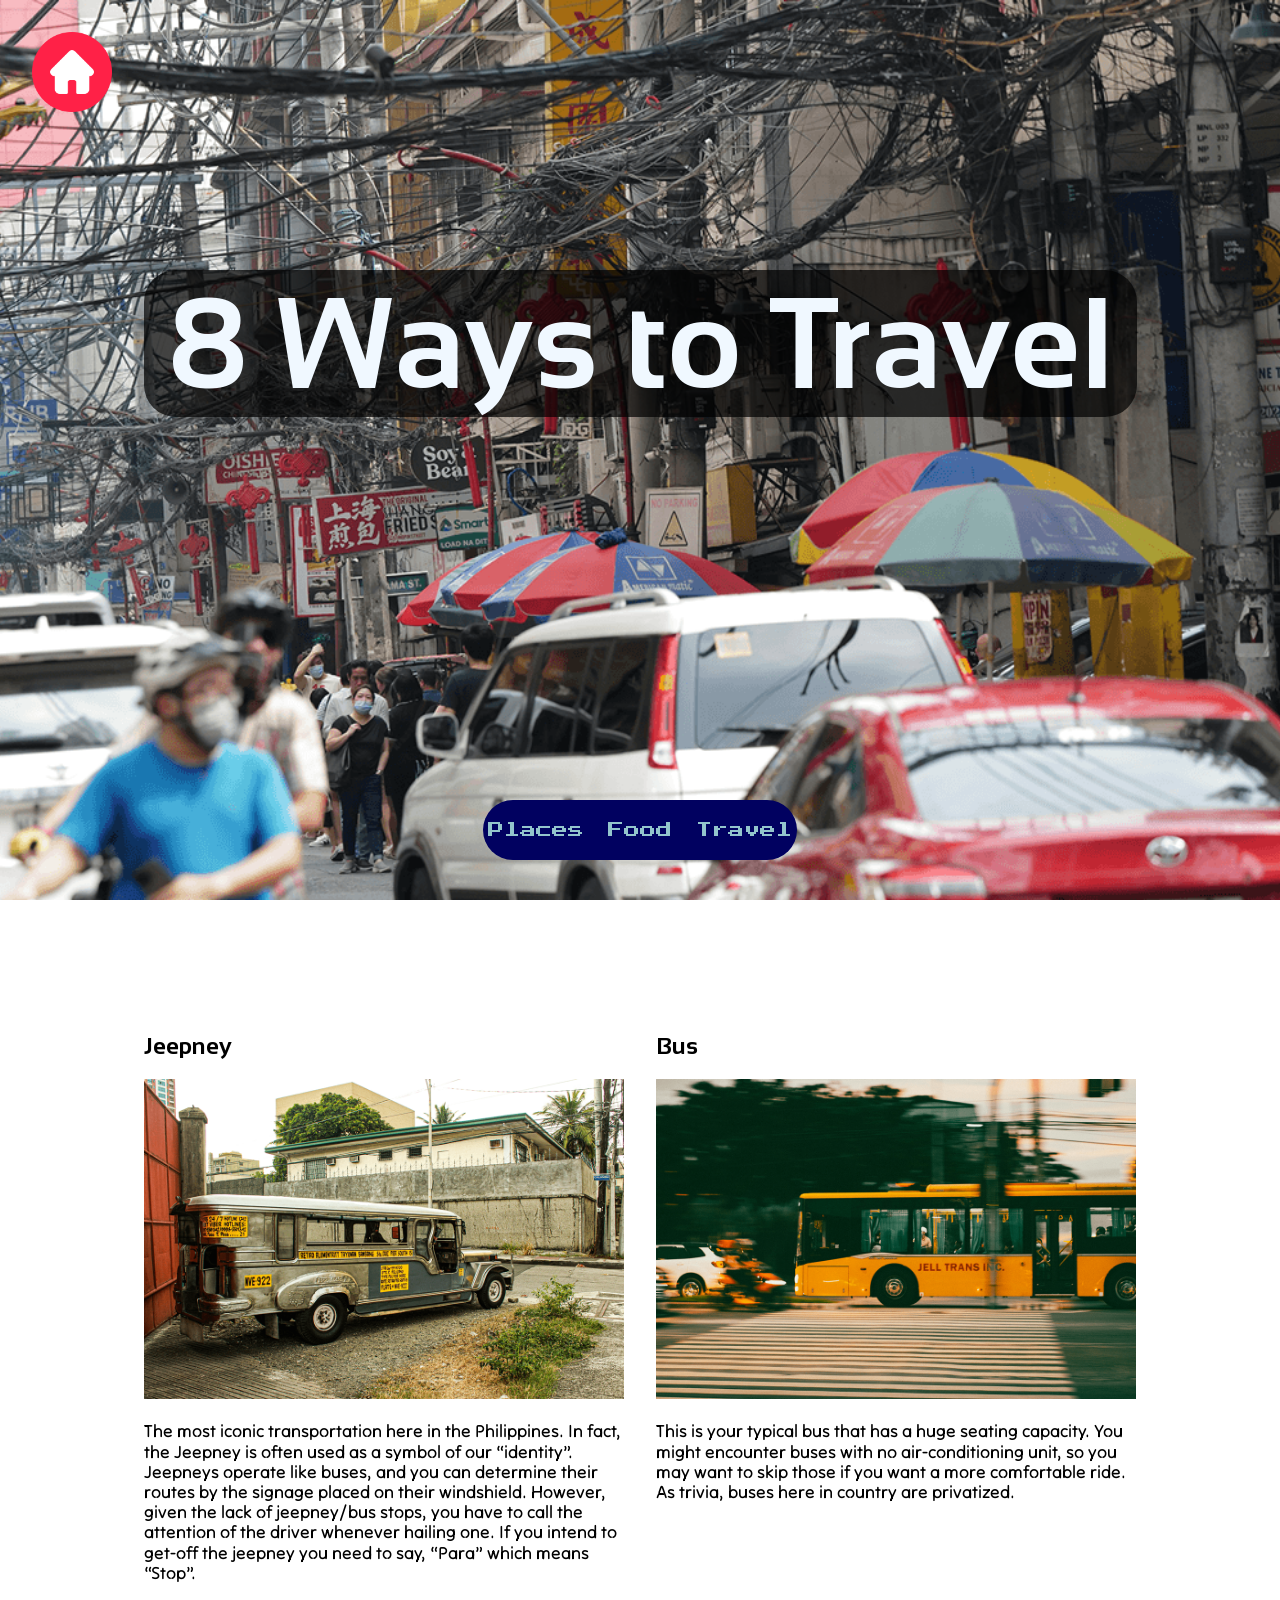
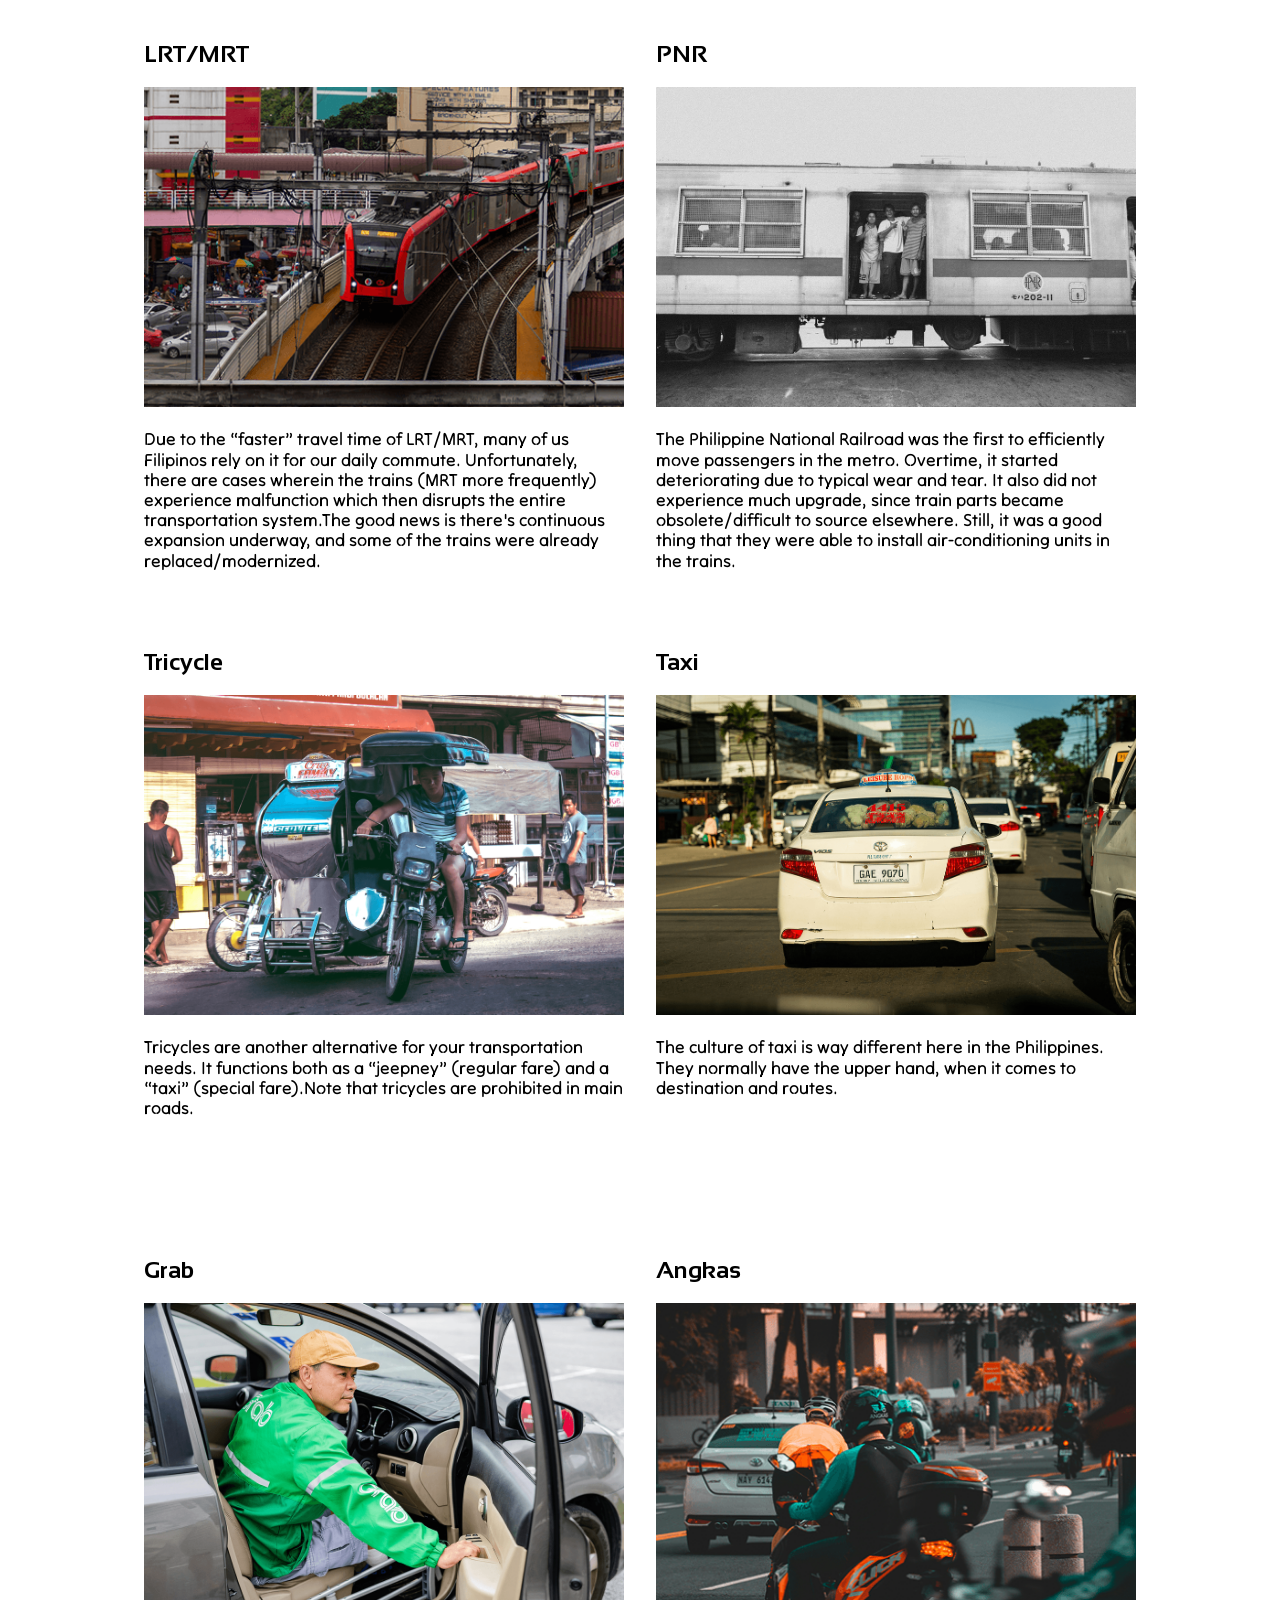
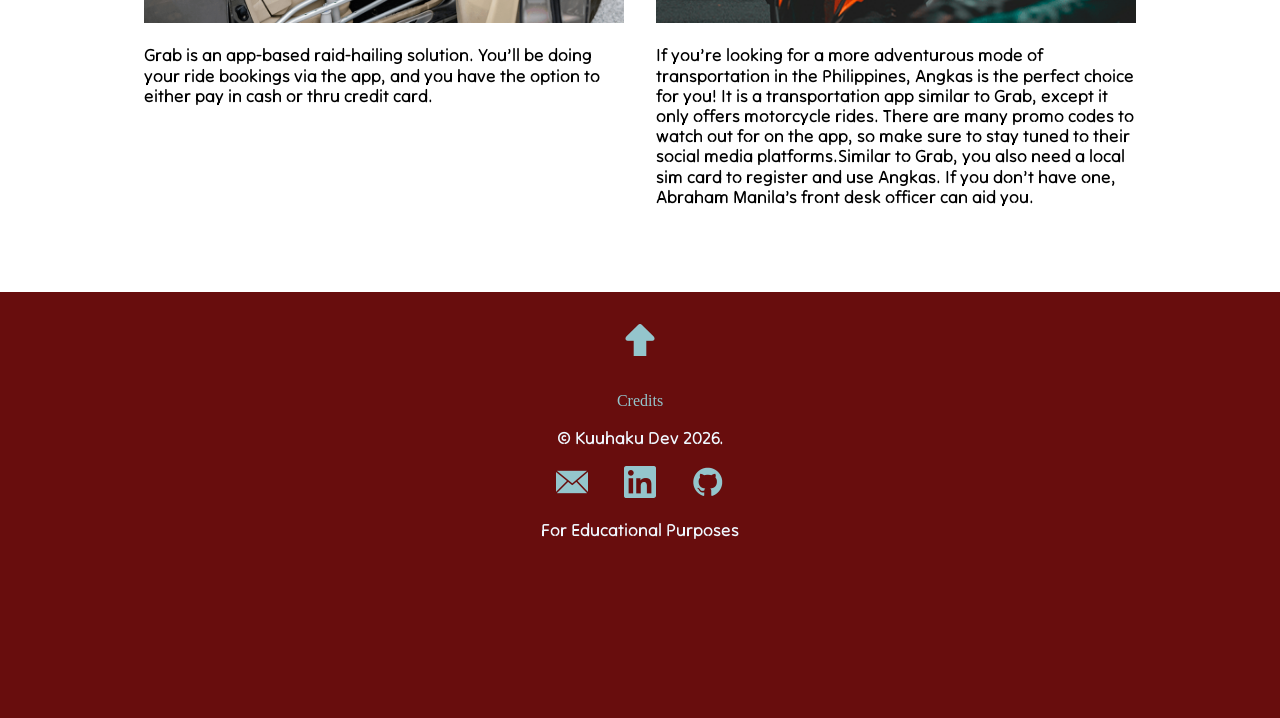
<file: travel.html>
<!DOCTYPE html>
<html lang="en">
<head>
    <meta charset="UTF-8">
    <meta name="viewport" content="width=device-width, initial-scale=1.0">
    <link rel="icon" type="image/png" href="favicon-96x96.png" sizes="96x96" />
    <link rel="icon" type="image/svg+xml" href="favicon.svg" />
    <link rel="shortcut icon" href="favicon.ico" />
    <link rel="apple-touch-icon" sizes="180x180" href="apple-touch-icon.png" />
    <link rel="manifest" href="site.webmanifest" />
    <title>Travel</title>
    <meta name="description" content="This is the page for the 8 modes of transportation in the Philippines.">
    <link rel="preconnect" href="https://fonts.googleapis.com">
    <link rel="preconnect" href="https://fonts.gstatic.com" crossorigin>
    <link href="https://fonts.googleapis.com/css2?family=Nova+Round&family=Press+Start+2P&family=Sansation:ital,wght@0,300;0,400;0,700;1,300;1,400;1,700&family=Story+Script&family=Tilt+Neon&display=swap" rel="stylesheet">
    <link rel="stylesheet" href="styles/normalize-fwd.css">
    <link rel="stylesheet" href="styles/base.css">
    <link rel="stylesheet" href="styles/travel.css">
</head>
<body>
    <a class="screen-reader-text" href="#">Skip to content</a>
    <header id="header">
        <a href="index.html"><img src="images/home.png" class="home" alt="Home icon"></a>
        <nav class="site-nav">
            <ul>
                <li><a href="places.html">Places</a></li>
                <li><a href="foods.html">Food</a></li>
                <li><a href="travel.html">Travel</a></li>
            </ul>
        </nav>
    </header>
    <main>
        <section class="banner">
        <h1>8 Ways to Travel</h1>
        <img src="images/travel-bg.png" alt="photo of various filipino foods">
        </section>
        <section class="travel">
            <article>
                <h2>Jeepney</h2>
                <img src="images/jeepney.png" alt="photo of a jeepney">
                <p>The most iconic transportation here in the Philippines. In fact, the Jeepney is often used as a symbol of our “identity”. Jeepneys operate like buses, and you can determine their routes by the signage placed on their windshield. However, given the lack of jeepney/bus stops, you have to call the attention of the driver whenever hailing one. If you intend to get-off the jeepney you need to say, “Para” which means “Stop”.</p>
            </article>
            <article>
                <h2>Bus</h2>
                <img src="images/bus.png" alt="photo of a bus">
                <p>This is your typical bus that has a huge seating capacity. You might encounter buses with no air-conditioning unit, so you may want to skip those if you want a more comfortable ride. As trivia, buses here in country are privatized.</p>
            </article>
            <article>
                <h2>LRT/MRT</h2>
                <img src="images/lrt.png" alt="photo of a train">
                <p>Due to the “faster” travel time of LRT/MRT, many of us Filipinos rely on it for our daily commute. Unfortunately, there are cases wherein the trains (MRT more frequently) experience malfunction which then disrupts the entire transportation system.The good news is there's continuous expansion underway, and some of the trains were already replaced/modernized.
                </p>
            </article>
            <article>
                <h2>PNR</h2>
                <img src="images/pnr.png" alt="photo of a train">
                <p>The Philippine National Railroad was the first to efficiently move passengers in the metro. Overtime, it started deteriorating due to typical wear and tear. It also did not experience much upgrade, since train parts became obsolete/difficult to source elsewhere. Still, it was a good thing that they were able to install air-conditioning units in the trains.</p>
            </article>
            <article>
                <h2>Tricycle</h2>
                <img src="images/tricycle.png" alt="photo of a tricycle">
                <p>Tricycles are another alternative for your transportation needs. It functions both as a “jeepney” (regular fare) and a “taxi” (special fare).Note that tricycles are prohibited in main roads.</p>
            </article>
            <article>
                <h2>Taxi</h2>
                <img src="images/taxi.png" alt="photo of a taxi">
                <p>The culture of taxi is way different here in the Philippines. They normally have the upper hand, when it comes to destination and routes.</p>
            </article>
            <article>
                <h2>Grab</h2>
                <img src="images/grab.png" alt="photo of a car">
                <p>Grab is an app-based raid-hailing solution. You’ll be doing your ride bookings via the app, and you have the option to either pay in cash or thru credit card.</p>
            </article>
            <article>
                <h2>Angkas</h2>
                <img src="images/angkas.png" alt="photo of motorcycles">
                <p>If you’re looking for a more adventurous mode of transportation in the Philippines, Angkas is the perfect choice for you! It is a transportation app similar to Grab, except it only offers motorcycle rides. There are many promo codes to watch out for on the app, so make sure to stay tuned to their social media platforms.Similar to Grab, you also need a local sim card to register and use Angkas. If you don’t have one, Abraham Manila’s front desk officer can aid you. </p>
            </article>
        </section>
    </main>
    
    <footer>
        <a href="#header">
            <img src="images/top-arrow-icon.png" alt="arrow-up">
        </a>
        <a href="credits.html">Credits</a>
        <p>&copy; Kuuhaku Dev 2026.</p>
        <nav class="contact" id="contact">
            <a href="mailto:kuuuhakudev@gmail.com">
                <img src="images/mail-icon.png" alt="mail-icon">
            </a>
            <a href="https://www.linkedin.com/in/acmongcal">
                <img src="images/linkedin-icon.png" alt="linkedin-icon">
            </a>
            <a href="https://github.com/acmongcal">
                <img src="images/github-icon.png" alt="github-icon">
            </a>
        </nav>
        <p>For Educational Purposes</p>
    </footer>
</body>
</html>
</file>
<file: styles/base.css>
/*--------------------------------------------------------------
>>> TABLE OF CONTENTS:
----------------------------------------------------------------
# Generic (CALLED IN ANOTHER FILE)
	- Normalize
	- Box sizing
	- Media width
# Base
	- Typography
	- Elements
	- Links
# Layouts
# Components
	- Header
	- Main
	- Footer
--------------------------------------------------------------*/

/*--------------------------------------------------------------
# Base
--------------------------------------------------------------*/

/* Typography
--------------------------------------------- */
body {
	color: rgb(240, 248, 255);
}
p{
	font-family: "Tilt Neon";
}

h1{
	font-size: 3.5rem;
}
h1,
h2,
h3,
h4,
h5,
h6 {
	font-family: "Sansation";
}
.banner{
	color: rgb(175, 9, 9);
	text-shadow: 1px 1px 2px rgb(251, 255, 31);
}
.about{
	color: rgb(0, 0, 0);
	width: 90%;
	margin: 0 auto;
}
.explore{
	color: rgb(245, 245, 245);
	width: 90%;
	margin: 0 auto;
}
.site-nav{
	padding: 0.3rem;
}
.site-nav ul{
	padding-left: 0;
	display: flex;
    list-style: none;
    justify-content: center;
	gap: 1.5rem;
    align-items: center;
}
.site-nav ul li {
	font-size:1rem;
    font-family: "Press Start 2P";
	color: rgb(240, 248, 255);
}
.explore h2{
	color: rgb(0, 0, 0);
}

/* Links
--------------------------------------------- */

a,
a:visited { 
	color: rgb(148, 197, 204);
	text-decoration: none;
}

ul li a:hover,
ul li a:focus,
ul li a:active {
	border: outset rgb(245, 233, 60) 0.4rem;
    background-color: rgb(0, 1, 0);
    padding: 0.4rem;
    border-radius: 1rem;
}

/*--------------------------------------------------------------
# Components
--------------------------------------------------------------*/


form fieldset{
	display: flex;
	flex-direction: column;
	flex-wrap: wrap;
	gap: 1rem;
	background-color:rgb(1, 1, 96);
	border-radius: 1rem;
}

/* Header
--------------------------------------------- */
.site-nav{
	position: fixed;
    width: fit-content;
	background-color: rgb(1, 1, 96);
	border-radius: 20rem;
	z-index: 100;
	margin: 0 auto;
	left: 0;
	right: 0;
	bottom: 40px;
}

.home{
	position: absolute;
	width: 5rem;
	height: 5rem;
	top: 2rem;
	left: 2rem;
	z-index: 100;
}

/* Main
--------------------------------------------- */


.banner{
	position: relative;
}

.banner h1{
	position: absolute;
	top: 30%;
	left: 0; 
  	right: 0; 
	width: fit-content;
	margin: 0 auto;
	padding: 0 1.5rem;
}
.banner blockquote{
	position: absolute;
	top: 50%;
	left: 0; 
  	right: 0; 
	width: fit-content;
	margin: 0 auto;
	padding: 0 1.5rem;
}

.banner img, video{
	display: block;
	width: 100%;
	height: 100vh;
	object-fit: cover;
	object-position: right top;
}

.explore{
	display: grid;
	grid-template-rows: 1rem repeat(3,30rem) 10rem;
	grid-template-columns: minmax(0, 100%);
	gap: 1rem;
}
.explore article{
	margin: 5rem 0;
	position: relative;
}

.explore article img{
	position: absolute;
	top: 0;
	left: 0;
	object-fit: cover;
	height: 30rem;
	width: 100%;
	z-index: -1; 
	border-radius: 1rem;
}

.explore-details{
	margin: 0 auto;
    padding:10rem 3rem;
	height: 5rem;
	background: rgba(0, 1, 0, 0.7);
	border-radius: 1rem;
}

.explore-details a{
	background-color: rgb(1, 1, 96);
	border-radius: 1rem;
	padding: 0.5rem;
}
#subscribe,#close{
	position:fixed;
	width: 5rem;
	height: 5rem;
	z-index:10001;
	right:2rem;
	top:75%;
}

#close{
	display: none;
}

#subscribe-form{
	display: none;
	position: fixed;
	width: 10rem;
	top: 45%;
	right:8rem;
	z-index:1000;
}

/* Footer
--------------------------------------------- */
footer{
	position: relative;
    display: flex;
    width: 100%;
    flex-direction: column;
    background-color: rgb(104, 13, 13);
    align-items: center;
	padding-bottom: 10rem;
}

footer a img{
    width: 2rem;
    height: 2rem;
    margin: 2rem 1rem;
}
.contact img{
    width: 2rem;
    height: 2rem;
    margin: 0 1rem;
}
/* Media Queries */
@media (min-width: 43.75em) {

	h1{
		font-size: 8rem;
	}
	p{
		font-size: 1.10rem;
	}
	.explore{
		position: relative;
		display: grid;
		grid-template-rows: 1rem 30rem 10rem;
		grid-template-columns: repeat(3, minmax(0, 27rem));
		gap: 1rem;
	}
	.explore article:first-of-type{
		grid-row: 2;
		margin-top:3rem;
	}
}
</file>
<file: styles/credits.css>
/*--------------------------------------------------------------
>>> TABLE OF CONTENTS:
----------------------------------------------------------------
# Generic (CALLED IN ANOTHER FILE)
	- Normalize
	- Box sizing
	- Media width
# Base
	- Typography
	- Elements
	- Links
# Layouts
# Components
	- Header
	- Main
	- Footer
--------------------------------------------------------------*/

/*--------------------------------------------------------------
# Base
--------------------------------------------------------------*/

/* Typography
--------------------------------------------- */

.banner{
    color: rgb(240, 248, 255);
    text-shadow: none;
}

.credit{
    color: rgb(0, 0, 0);
}

/* Elements
--------------------------------------------- */

table{
	height: fit-content;
    border: rgb(0, 0, 0) solid 0.2rem;
}

/*--------------------------------------------------------------


# Links
--------------------------------------------------------------*/

table a,
table a:visited { 
	color: rgb(175, 9, 9);
}

/* Main
--------------------------------------------- */
.banner h1{
    background: rgba(0, 1, 0, 0.7);
    border-radius: 2rem;
}
.credit{
    position: relative;
    display: flex;
    flex-wrap: wrap;
    justify-content: center;
    gap: 3rem;
    padding: 4rem;
}
</file>
<file: styles/foods.css>
/*--------------------------------------------------------------
>>> TABLE OF CONTENTS:
----------------------------------------------------------------
# Generic (CALLED IN ANOTHER FILE)
	- Normalize
	- Box sizing
	- Media width
# Base
	- Typography
	- Elements
	- Links
# Layouts
# Components
	- Header
	- Main
	- Footer
--------------------------------------------------------------*/

/*--------------------------------------------------------------
# Base
--------------------------------------------------------------*/

/* Typography
--------------------------------------------- */

.banner{
    color: rgb(240, 248, 255);
    text-shadow: none;
}

.food{
    color: rgb(0, 0, 0);
}

/* Main
--------------------------------------------- */
.banner h1{
    background: rgba(0, 1, 0, 0.7);
    border-radius: 2rem;
}

/* Media Queries */
@media (min-width: 41.813em) {

    .food-grid{
        position: relative;
        display: grid;
        grid-template-columns: repeat(2,minmax(0,40rem));
        grid-template-rows: minmax(0,30rem);
        gap: 1rem;
        justify-content: center;
        padding: 1rem 2rem;
    }
    .left img{
        grid-row: -2/2;
        height: 100%;
        width: 100%;
        object-fit: cover;
    }
    .left p{
        grid-column:-1/2;
        margin-top: -20rem;
    }

    .left h2{
        margin-top: 5rem;
    }

    .right img{
        grid-column:-1/2;
        height: 100%;
        width: 100%;
        object-fit: cover;
    }
    .right h2{
        grid-row: -2/2;
        margin-top: 5rem;
    }

    .right p{
        grid-row: 2/2;
        margin-top: -20rem;
    }

}
</file>
<file: styles/travel.css>
/*--------------------------------------------------------------
>>> TABLE OF CONTENTS:
----------------------------------------------------------------
# Generic (CALLED IN ANOTHER FILE)
	- Normalize
	- Box sizing
	- Media width
# Base
	- Typography
	- Elements
	- Links
# Layouts
# Components
	- Header
	- Main
	- Footer
--------------------------------------------------------------*/

/*--------------------------------------------------------------
# Base
--------------------------------------------------------------*/

/* Typography
--------------------------------------------- */
.banner{
    color: rgb(240, 248, 255);
    text-shadow: none;
}

.travel{
    color: rgb(0, 0, 0);
}

/* Main
--------------------------------------------- */
.banner h1{
    background: rgba(0, 1, 0, 0.7);
    border-radius: 2rem;
}

.travel{
    display: flex;
    flex-wrap: wrap;
    gap: 2rem;
    justify-content: center;
    margin-bottom: 10rem;
    padding: 1rem;
}

.travel article{
    margin-top: 6rem;
    position: relative;
    width: 30rem;
    height: 30rem;
}

.travel article img{
    object-fit: cover;
    width: 100%;
    height: 20rem;
}
</file>
